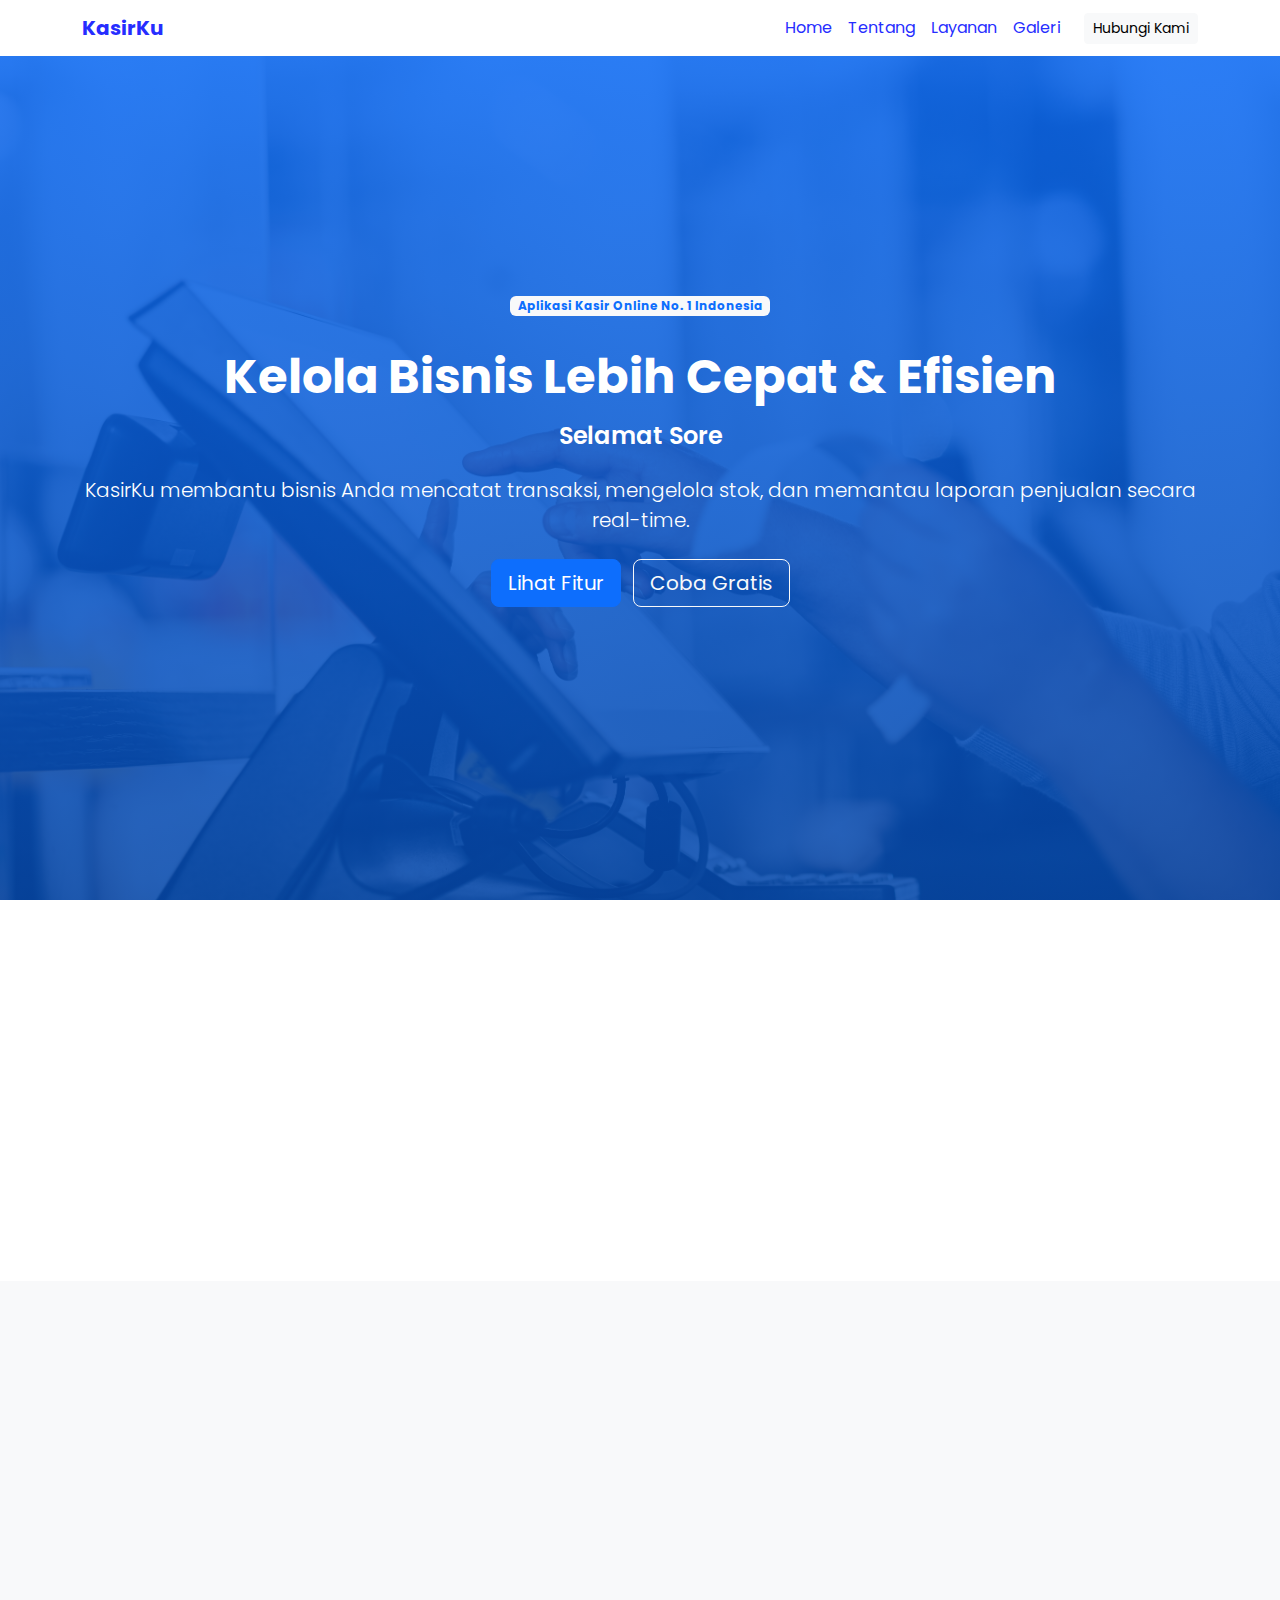
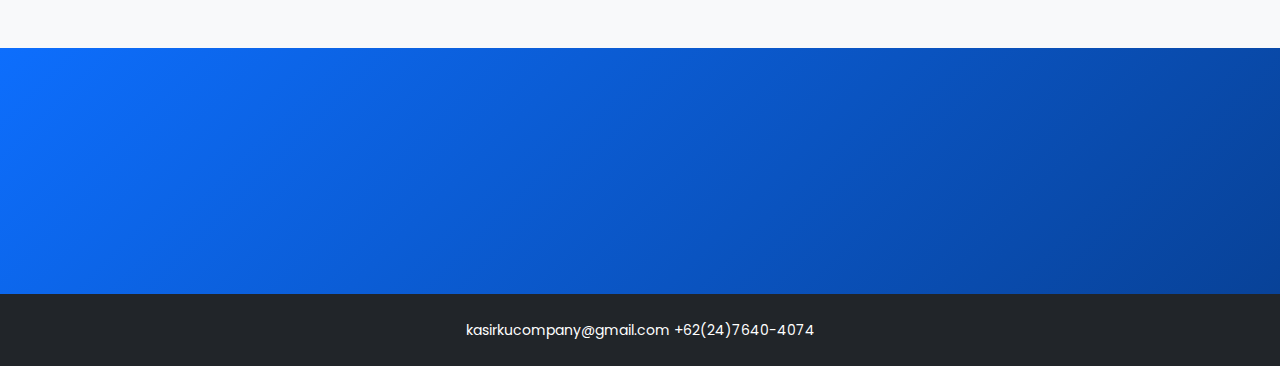
<file: index.html>
<!DOCTYPE html>
<html lang="id">
<head>
    <meta charset="UTF-8">
    <title>KasirKu | Aplikasi Kasir Online</title>
    <meta name="viewport" content="width=device-width, initial-scale=1">

    <!-- Bootstrap 5 -->
    <link href="https://cdn.jsdelivr.net/npm/bootstrap@5.3.3/dist/css/bootstrap.min.css" rel="stylesheet">

    <!-- Custom CSS -->
    <link rel="stylesheet" href="assets/css/style.css">
    <link rel="preconnect" href="https://fonts.googleapis.com">
    <link rel="preconnect" href="https://fonts.gstatic.com" crossorigin>
    <link href="https://fonts.googleapis.com/css2?family=Poppins:wght@300;400;500;600;700&display=swap" rel="stylesheet">
</head>
<body>

<!-- NAVBAR -->
<nav class="navbar navbar-expand-lg navbar-dark fixed-top">
    <div class="container">
        <a class="navbar-brand fw-bold" href="#">KasirKu</a>
        <button class="navbar-toggler" type="button" data-bs-toggle="collapse" data-bs-target="#navbarNav">
            <span class="navbar-toggler-icon"></span>
        </button>

        <div class="collapse navbar-collapse" id="navbarNav">
            <ul class="navbar-nav ms-auto align-items-lg-center">
                <li class="nav-item"><a class="nav-link active" href="index.html">Home</a></li>
                <li class="nav-item"><a class="nav-link" href="about.html">Tentang</a></li>
                <li class="nav-item"><a class="nav-link" href="services.html">Layanan</a></li>
                <li class="nav-item"><a class="nav-link" href="gallery.html">Galeri</a></li>
                <li class="nav-item">
                    <a class="btn btn-light btn-sm ms-lg-3" href="contact.html">Hubungi Kami</a>
                </li>
            </ul>
        </div>
    </div>
</nav>

<!-- HERO -->
<section class="hero d-flex align-items-center">
    <div class="container text-center text-white">
        <span class="badge bg-light text-primary mb-3    fade-in">Aplikasi Kasir Online No. 1 Indonesia</span>
        <h1 class="fw-bold display-5 mt-3 fade-in">
            Kelola Bisnis Lebih Cepat & Efisien
        </h1>
        <h4 id="greeting" class="mt-3 slide-up"></h4>
        <p class="lead mt-4 fade-in-delay">
            KasirKu membantu bisnis Anda mencatat transaksi, mengelola stok,
            dan memantau laporan penjualan secara real-time.
        </p>
        <div class="mt-4">
            <a href="services.html" class="btn btn-primary btn-lg me-2">
                Lihat Fitur
            </a>
            <a href="contact.html" class="btn btn-outline-light btn-lg">
                Coba Gratis
            </a>
        </div>
    </div>
</section>

<!-- ABOUT SHORT -->
<section class="py-5">
    <div class="container">
        <div class="row align-items-center g-5">
            <div class="col-md-6 reveal">
                <img src="assets/img/dashboard-kasir.jpg"
                     class="img-fluid rounded-4 shadow fade-in-img"
                     alt="Dashboard Kasir"
                     width="70%">
            </div>
            <div class="col-md-6 reveal">
                <h2 class="fw-bold mb-3">Solusi POS Modern</h2>
                <p>
                    KasirKu adalah platform kasir online berbasis cloud yang
                    dirancang untuk UMKM hingga bisnis menengah.
                    Sistem kami mudah digunakan, aman, dan fleksibel
                    untuk berbagai jenis usaha.
                </p>
                <ul class="list-unstyled mt-4">
                    <li class="mb-2">✅ Transaksi cepat & akurat</li>
                    <li class="mb-2">✅ Laporan real-time</li>
                    <li class="mb-2">✅ Akses dari mana saja</li>
                </ul>
            </div>
        </div>
    </div>
</section>

<!-- FEATURES -->
<section class="py-5 bg-light">
    <div class="container">
        <div class="text-center mb-5 reveal">
            <h2 class="fw-bold">Fitur Unggulan</h2>
            <p class="text-muted">
                Semua yang Anda butuhkan untuk menjalankan bisnis modern
            </p>
        </div>

        <div class="row g-4">
            <div class="col-md-4 reveal">
                <div class="card border-0 h-100 shadow-sm">
                    <div class="card-body text-center p-4">
                        <h5 class="fw-bold">Kasir Digital</h5>
                        <p class="text-muted mt-3">
                            Proses transaksi lebih cepat dan minim kesalahan.
                        </p>
                    </div>
                </div>
            </div>

            <div class="col-md-4 reveal">
                <div class="card border-0 h-100 shadow-sm">
                    <div class="card-body text-center p-4">
                        <h5 class="fw-bold">Manajemen Stok</h5>
                        <p class="text-muted mt-3">
                            Pantau ketersediaan produk secara otomatis.
                        </p>
                    </div>
                </div>
            </div>

            <div class="col-md-4 reveal">
                <div class="card border-0 h-100 shadow-sm">
                    <div class="card-body text-center p-4">
                        <h5 class="fw-bold">Laporan Penjualan</h5>
                        <p class="text-muted mt-3">
                            Data laporan lengkap untuk pengambilan keputusan.
                        </p>
                    </div>
                </div>
            </div>
        </div>
    </div>
</section>

<!-- CTA -->
<section class="py-5 text-center cta-section">
    <div class="container reveal">
        <h2 class="fw-bold text-white mb-3">
            Siap Tingkatkan Bisnis Anda?
        </h2>
        <p class="text-white-50 mb-4">
            Gunakan KasirKu sekarang dan rasakan kemudahan mengelola bisnis.
        </p>
        <a href="contact.html" class="btn btn-light btn-lg">
            Hubungi Kami
        </a>
    </div>
</section>

<!-- FOOTER -->
<footer class="bg-dark text-white text-center py-4">
    <small>kasirkucompany@gmail.com +62(24)7640-4074</small>
</footer>

<!-- Bootstrap JS -->
<script src="https://cdn.jsdelivr.net/npm/bootstrap@5.3.3/dist/js/bootstrap.bundle.min.js"></script>

<!-- Custom JS -->
<script src="assets/js/main.js"></script>
</body>
</html>
</file>
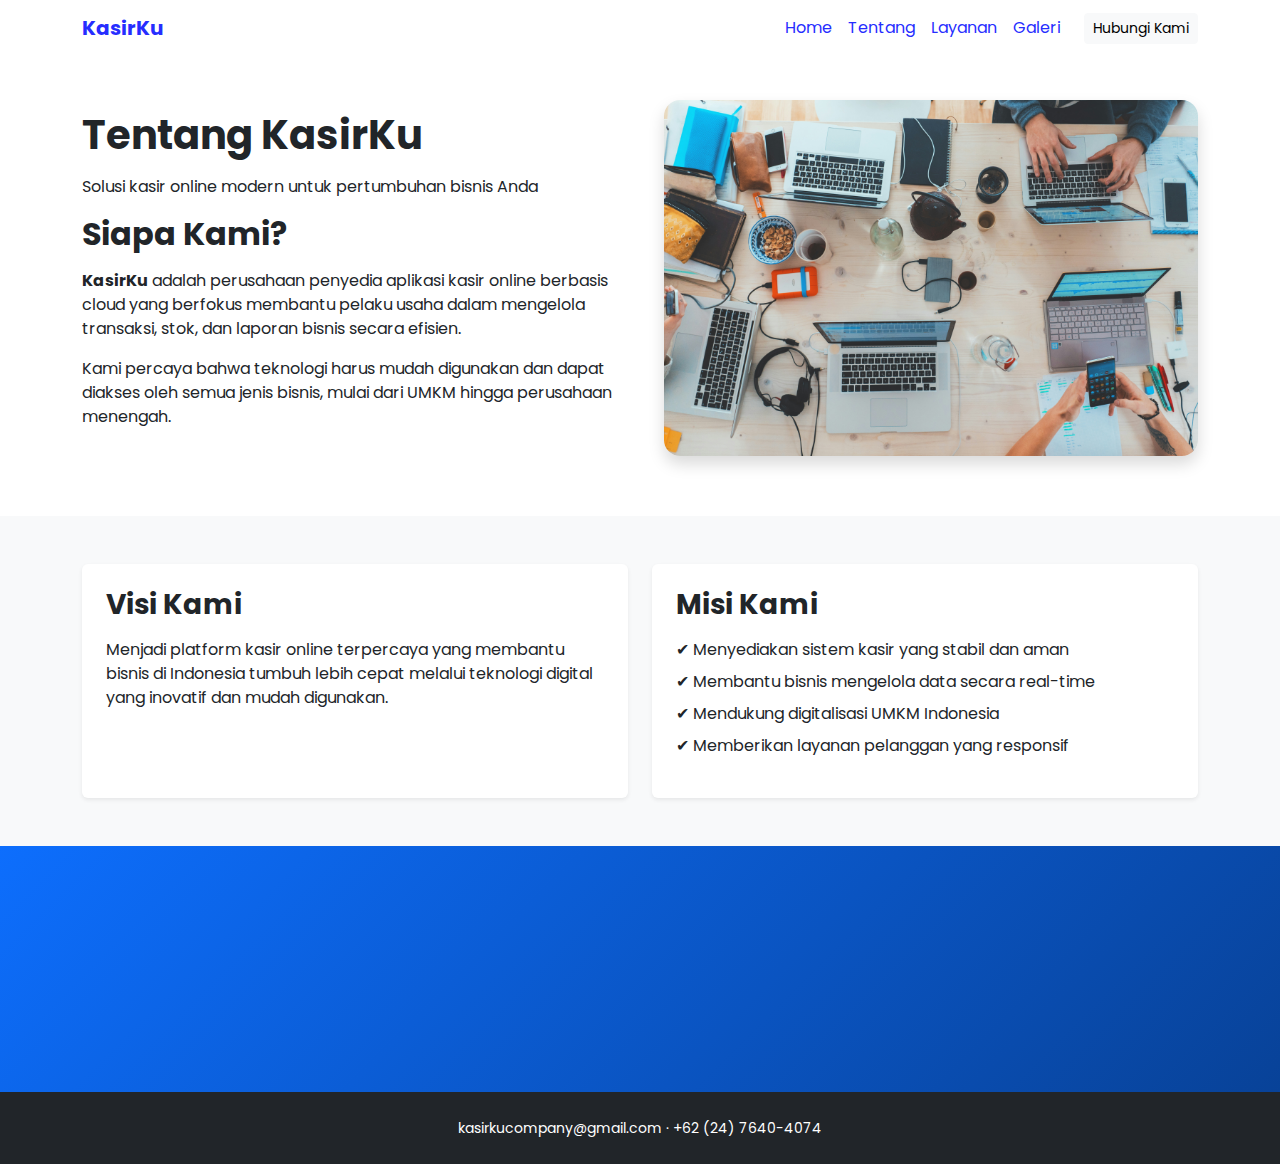
<file: about.html>
<!DOCTYPE html>
<html lang="id">
<head>
    <meta charset="UTF-8">
    <title>Tentang Kami | KasirKu</title>
    <meta name="viewport" content="width=device-width, initial-scale=1">

    <!-- Bootstrap 5 -->
    <link href="https://cdn.jsdelivr.net/npm/bootstrap@5.3.3/dist/css/bootstrap.min.css" rel="stylesheet">

    <!-- Google Font -->
    <link rel="preconnect" href="https://fonts.googleapis.com">
    <link rel="preconnect" href="https://fonts.gstatic.com" crossorigin>
    <link href="https://fonts.googleapis.com/css2?family=Poppins:wght@300;400;500;600;700&display=swap" rel="stylesheet">

    <!-- Custom CSS -->
    <link rel="stylesheet" href="assets/css/style.css">
</head>
<body>

<!-- NAVBAR -->
<nav class="navbar navbar-expand-lg navbar-dark fixed-top">
    <div class="container">
        <a class="navbar-brand fw-bold" href="index.html">KasirKu</a>
        <button class="navbar-toggler" type="button" data-bs-toggle="collapse" data-bs-target="#navbarNav">
            <span class="navbar-toggler-icon"></span>
        </button>

        <div class="collapse navbar-collapse" id="navbarNav">
            <ul class="navbar-nav ms-auto align-items-lg-center">
                <li class="nav-item"><a class="nav-link" href="index.html">Home</a></li>
                <li class="nav-item"><a class="nav-link active" href="about.html">Tentang</a></li>
                <li class="nav-item"><a class="nav-link" href="services.html">Layanan</a></li>
                <li class="nav-item"><a class="nav-link" href="gallery.html">Galeri</a></li>
                <li class="nav-item">
                    <a class="btn btn-light btn-sm ms-lg-3" href="contact.html">Hubungi Kami</a>
                </li>
            </ul>
        </div>
    </div>
</nav>


<!-- DESKRIPSI PERUSAHAAN -->
<section class="about-section">
    <div class="container">
        <div class="row align-items-center g-5">
            <div class="col-md-6 reveal">
                <h1 class="fw-bold display-6 fade-in">Tentang KasirKu</h1>
                <p class="mt-3 fade-in-delay">
                    Solusi kasir online modern untuk pertumbuhan bisnis Anda
                </p>
                <h2 class="fw-bold mb-3">Siapa Kami?</h2>
                <p>
                    <strong>KasirKu</strong> adalah perusahaan penyedia aplikasi kasir online
                    berbasis cloud yang berfokus membantu pelaku usaha dalam
                    mengelola transaksi, stok, dan laporan bisnis secara efisien.
                </p>
                <p>
                    Kami percaya bahwa teknologi harus mudah digunakan dan dapat
                    diakses oleh semua jenis bisnis, mulai dari UMKM hingga
                    perusahaan menengah.
                </p>
            </div>

            <div class="col-md-6 reveal">
                <img src="assets/img/about.jpg"
                     class="img-fluid rounded-4 shadow fade-in-img"
                     alt="Tim KasirKu">
            </div>
        </div>
    </div>
</section>

<!-- VISI & MISI -->
<section class="py-5 bg-light">
    <div class="container">
        <div class="row g-4">
            <div class="col-md-6 reveal">
                <div class="card border-0 shadow-sm h-100">
                    <div class="card-body p-4">
                        <h3 class="fw-bold mb-3">Visi Kami</h3>
                        <p>
                            Menjadi platform kasir online terpercaya yang membantu
                            bisnis di Indonesia tumbuh lebih cepat melalui
                            teknologi digital yang inovatif dan mudah digunakan.
                        </p>
                    </div>
                </div>
            </div>

            <div class="col-md-6 reveal">
                <div class="card border-0 shadow-sm h-100">
                    <div class="card-body p-4">
                        <h3 class="fw-bold mb-3">Misi Kami</h3>
                        <ul class="list-unstyled">
                            <li class="mb-2">✔ Menyediakan sistem kasir yang stabil dan aman</li>
                            <li class="mb-2">✔ Membantu bisnis mengelola data secara real-time</li>
                            <li class="mb-2">✔ Mendukung digitalisasi UMKM Indonesia</li>
                            <li class="mb-2">✔ Memberikan layanan pelanggan yang responsif</li>
                        </ul>
                    </div>
                </div>
            </div>
        </div>
    </div>
</section>

<!-- CTA -->
<section class="py-5 text-center cta-section">
    <div class="container reveal">
        <h2 class="fw-bold text-white mb-3">
            Mari Bertumbuh Bersama KasirKu
        </h2>
        <p class="text-white-50 mb-4">
            Solusi kasir online yang siap mendukung bisnis Anda.
        </p>
        <a href="contact.html" class="btn btn-light btn-lg">
            Hubungi Kami
        </a>
    </div>
</section>

<!-- FOOTER -->
<footer class="bg-dark text-white text-center py-4">
    <small>kasirkucompany@gmail.com · +62 (24) 7640-4074</small>
</footer>

<!-- Bootstrap JS -->
<script src="https://cdn.jsdelivr.net/npm/bootstrap@5.3.3/dist/js/bootstrap.bundle.min.js"></script>

<!-- Custom JS -->
<script src="assets/js/main.js"></script>
</body>
</html>
</file>
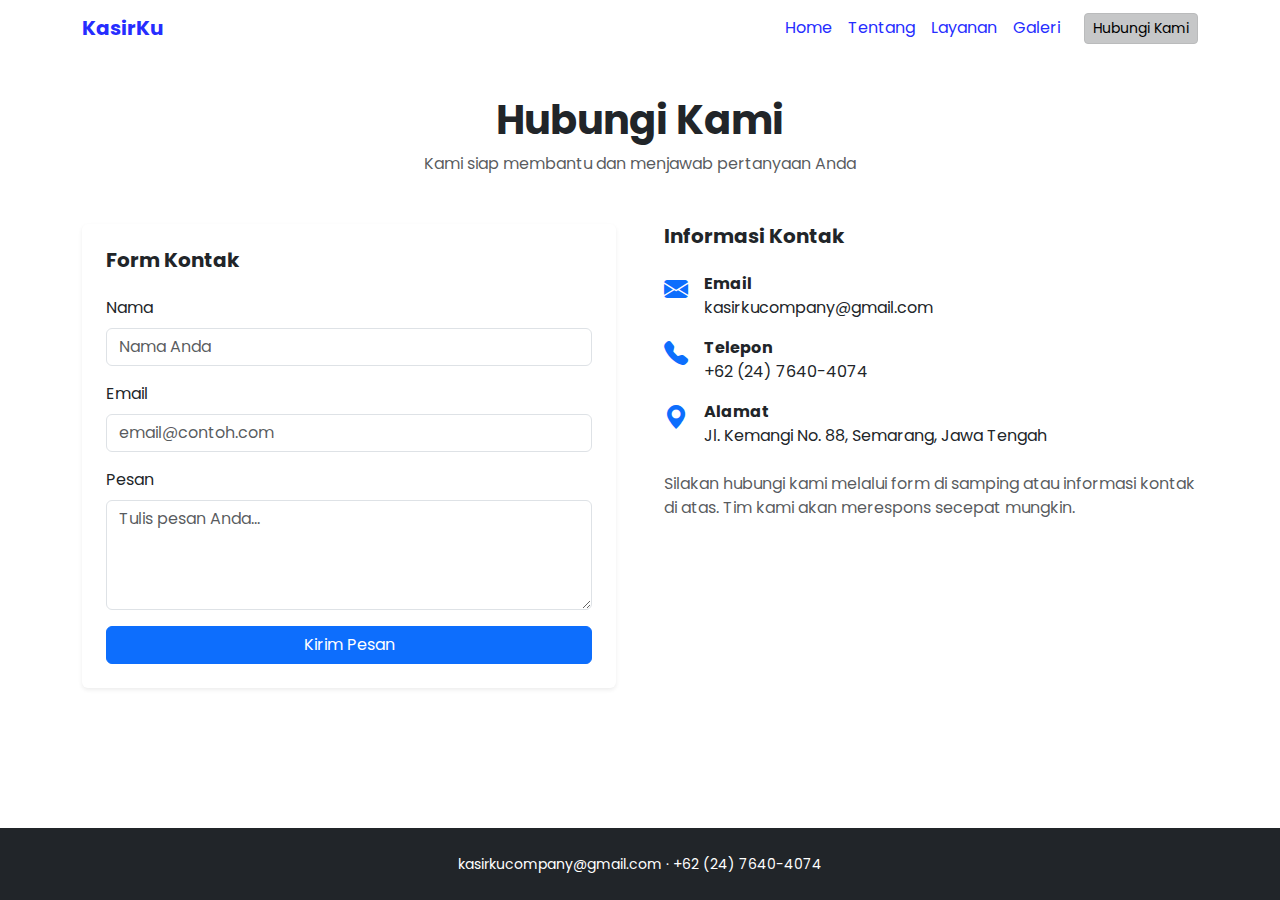
<file: contact.html>
<!DOCTYPE html>
<html lang="id">
<head>
    <meta charset="UTF-8">
    <title>Kontak | KasirKu</title>
    <meta name="viewport" content="width=device-width, initial-scale=1">

    <!-- Bootstrap 5 -->
    <link href="https://cdn.jsdelivr.net/npm/bootstrap@5.3.3/dist/css/bootstrap.min.css" rel="stylesheet">

    <!-- Google Font -->
    <link rel="preconnect" href="https://fonts.googleapis.com">
    <link rel="preconnect" href="https://fonts.gstatic.com" crossorigin>
    <link href="https://fonts.googleapis.com/css2?family=Poppins:wght@300;400;500;600;700&display=swap" rel="stylesheet">

    <!-- Bootstrap Icons -->
    <link href="https://cdn.jsdelivr.net/npm/bootstrap-icons@1.11.3/font/bootstrap-icons.css" rel="stylesheet">

    <!-- Custom CSS -->
    <link rel="stylesheet" href="assets/css/style.css">
</head>
<body>

<!-- NAVBAR -->
<nav class="navbar navbar-expand-lg navbar-dark fixed-top">
    <div class="container">
        <a class="navbar-brand fw-bold" href="index.html">KasirKu</a>
        <button class="navbar-toggler" type="button" data-bs-toggle="collapse" data-bs-target="#navbarNav">
            <span class="navbar-toggler-icon"></span>
        </button>

        <div class="collapse navbar-collapse" id="navbarNav">
            <ul class="navbar-nav ms-auto align-items-lg-center">
                <li class="nav-item"><a class="nav-link" href="index.html">Home</a></li>
                <li class="nav-item"><a class="nav-link" href="about.html">Tentang</a></li>
                <li class="nav-item"><a class="nav-link" href="services.html">Layanan</a></li>
                <li class="nav-item"><a class="nav-link" href="gallery.html">Galeri</a></li>
                <li class="nav-item">
                    <a class="btn btn-light btn-sm ms-lg-3 active" href="contact.html">Hubungi Kami</a>
                </li>
            </ul>
        </div>
    </div>
</nav>

<!-- CONTENT -->
<section class="pt-5 mt-5 pb-5 flex-fill">
    <div class="container">

        <!-- TITLE -->
        <div class="text-center mb-5 reveal">
            <h1 class="fw-bold">Hubungi Kami</h1>
            <p class="text-muted mt-2">
                Kami siap membantu dan menjawab pertanyaan Anda
            </p>
        </div>

        <div class="row g-5">

            <!-- FORM KONTAK -->
            <div class="col-md-6 reveal">
                <div class="card border-0 shadow-sm">
                    <div class="card-body p-4">
                        <h5 class="fw-bold mb-4">Form Kontak</h5>

                        <form>
                            <div class="mb-3">
                                <label class="form-label">Nama</label>
                                <input type="text" class="form-control" placeholder="Nama Anda" required>
                            </div>

                            <div class="mb-3">
                                <label class="form-label">Email</label>
                                <input type="email" class="form-control" placeholder="email@contoh.com" required>
                            </div>

                            <div class="mb-3">
                                <label class="form-label">Pesan</label>
                                <textarea class="form-control" rows="4" placeholder="Tulis pesan Anda..." required></textarea>
                            </div>

                            <button type="submit" class="btn btn-primary w-100">
                                Kirim Pesan
                            </button>
                        </form>
                    </div>
                </div>
            </div>

            <!-- INFO KONTAK -->
            <div class="col-md-6 reveal">
                <h5 class="fw-bold mb-4">Informasi Kontak</h5>

                <div class="mb-3 d-flex align-items-start">
                    <i class="bi bi-envelope-fill me-3 text-primary fs-4"></i>
                    <div>
                        <strong>Email</strong><br>
                        kasirkucompany@gmail.com
                    </div>
                </div>

                <div class="mb-3 d-flex align-items-start">
                    <i class="bi bi-telephone-fill me-3 text-primary fs-4"></i>
                    <div>
                        <strong>Telepon</strong><br>
                        +62 (24) 7640-4074
                    </div>
                </div>

                <div class="mb-3 d-flex align-items-start">
                    <i class="bi bi-geo-alt-fill me-3 text-primary fs-4"></i>
                    <div>
                        <strong>Alamat</strong><br>
                        Jl. Kemangi No. 88, Semarang, Jawa Tengah
                    </div>
                </div>

                <p class="text-muted mt-4">
                    Silakan hubungi kami melalui form di samping atau
                    informasi kontak di atas. Tim kami akan merespons
                    secepat mungkin.
                </p>
            </div>

        </div>
    </div>
</section>

<!-- FOOTER -->
<footer class="bg-dark text-white text-center py-4">
    <small>kasirkucompany@gmail.com · +62 (24) 7640-4074</small>
</footer>

<!-- Bootstrap JS -->
<script src="https://cdn.jsdelivr.net/npm/bootstrap@5.3.3/dist/js/bootstrap.bundle.min.js"></script>

<!-- Custom JS -->
<script src="assets/js/main.js"></script>
</body>
</html>
</file>
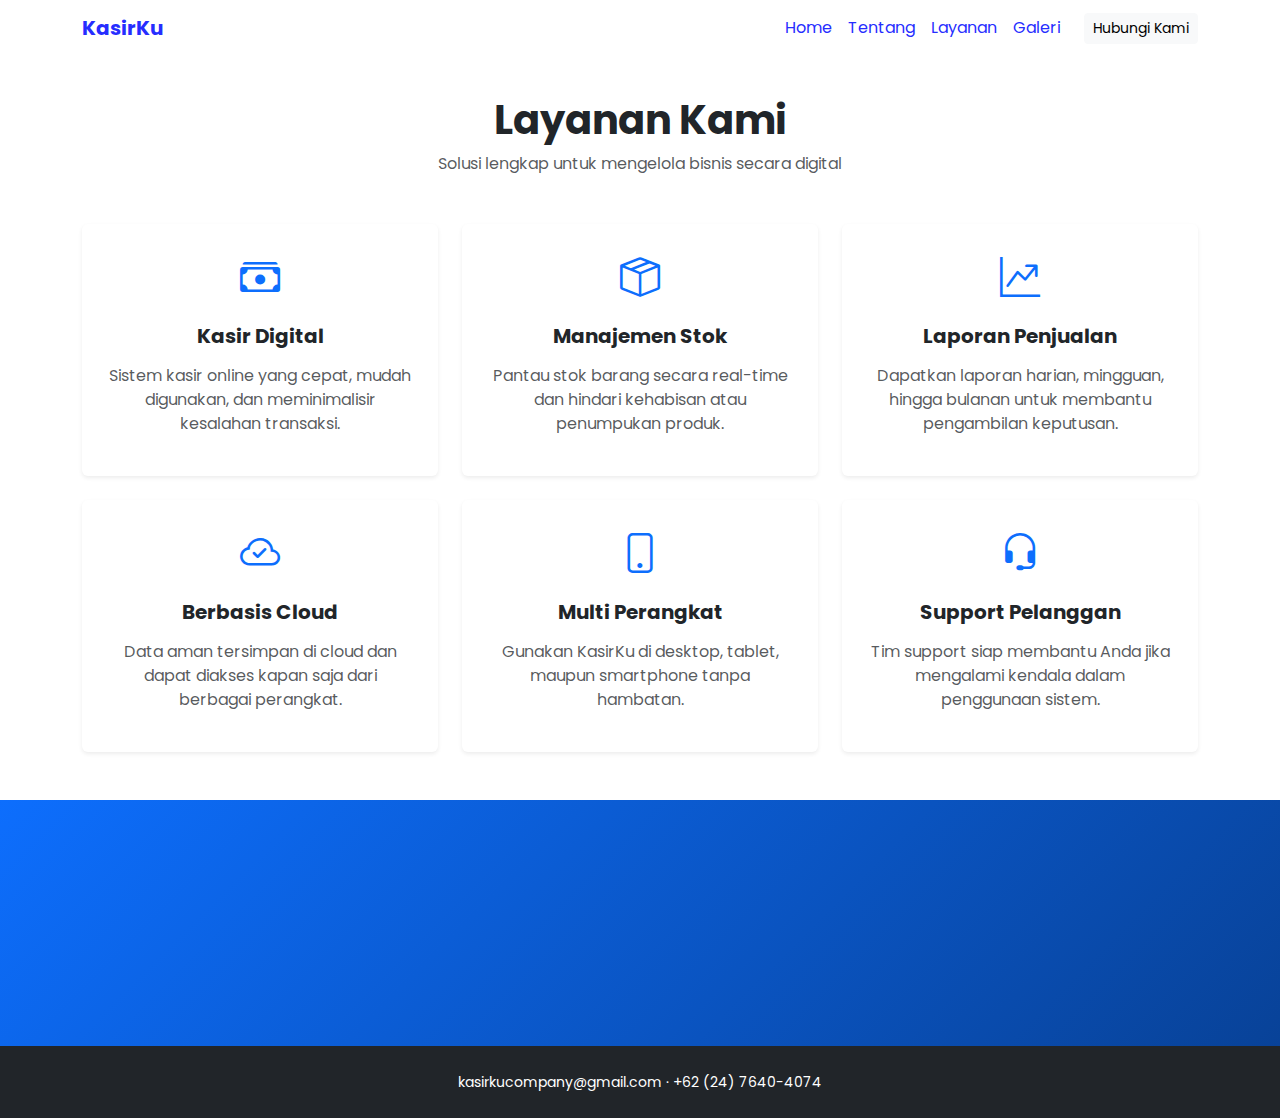
<file: services.html>
<!DOCTYPE html>
<html lang="id">
<head>
    <meta charset="UTF-8">
    <title>Layanan | KasirKu</title>
    <meta name="viewport" content="width=device-width, initial-scale=1">

    <!-- Bootstrap 5 -->
    <link href="https://cdn.jsdelivr.net/npm/bootstrap@5.3.3/dist/css/bootstrap.min.css" rel="stylesheet">

    <!-- Google Font -->
    <link rel="preconnect" href="https://fonts.googleapis.com">
    <link rel="preconnect" href="https://fonts.gstatic.com" crossorigin>
    <link href="https://fonts.googleapis.com/css2?family=Poppins:wght@300;400;500;600;700&display=swap" rel="stylesheet">

    <!-- Bootstrap Icons -->
    <link href="https://cdn.jsdelivr.net/npm/bootstrap-icons@1.11.3/font/bootstrap-icons.css" rel="stylesheet">

    <!-- Custom CSS -->
    <link rel="stylesheet" href="assets/css/style.css">
</head>
<body>

<!-- NAVBAR -->
<nav class="navbar navbar-expand-lg navbar-dark fixed-top">
    <div class="container">
        <a class="navbar-brand fw-bold" href="index.html">KasirKu</a>
        <button class="navbar-toggler" type="button" data-bs-toggle="collapse" data-bs-target="#navbarNav">
            <span class="navbar-toggler-icon"></span>
        </button>

        <div class="collapse navbar-collapse" id="navbarNav">
            <ul class="navbar-nav ms-auto align-items-lg-center">
                <li class="nav-item"><a class="nav-link" href="index.html">Home</a></li>
                <li class="nav-item"><a class="nav-link" href="about.html">Tentang</a></li>
                <li class="nav-item"><a class="nav-link active" href="services.html">Layanan</a></li>
                <li class="nav-item"><a class="nav-link" href="gallery.html">Galeri</a></li>
                <li class="nav-item">
                    <a class="btn btn-light btn-sm ms-lg-3" href="contact.html">Hubungi Kami</a>
                </li>
            </ul>
        </div>
    </div>
</nav>

<!-- CONTENT -->
<section class="pt-5 mt-5 pb-5">
    <div class="container">

        <!-- TITLE -->
        <div class="text-center mb-5 reveal">
            <h1 class="fw-bold">Layanan Kami</h1>
            <p class="text-muted mt-2">
                Solusi lengkap untuk mengelola bisnis secara digital
            </p>
        </div>

        <!-- SERVICES GRID -->
        <div class="row g-4">

            <!-- SERVICE 1 -->
            <div class="col-md-4 reveal">
                <div class="card h-100 border-0 shadow-sm text-center p-4">
                    <div class="service-icon mb-3">
                        <i class="bi bi-cash-stack"></i>
                    </div>
                    <h5 class="fw-bold">Kasir Digital</h5>
                    <p class="text-muted mt-2">
                        Sistem kasir online yang cepat, mudah digunakan,
                        dan meminimalisir kesalahan transaksi.
                    </p>
                </div>
            </div>

            <!-- SERVICE 2 -->
            <div class="col-md-4 reveal">
                <div class="card h-100 border-0 shadow-sm text-center p-4">
                    <div class="service-icon mb-3">
                        <i class="bi bi-box-seam"></i>
                    </div>
                    <h5 class="fw-bold">Manajemen Stok</h5>
                    <p class="text-muted mt-2">
                        Pantau stok barang secara real-time dan
                        hindari kehabisan atau penumpukan produk.
                    </p>
                </div>
            </div>

            <!-- SERVICE 3 -->
            <div class="col-md-4 reveal">
                <div class="card h-100 border-0 shadow-sm text-center p-4">
                    <div class="service-icon mb-3">
                        <i class="bi bi-graph-up-arrow"></i>
                    </div>
                    <h5 class="fw-bold">Laporan Penjualan</h5>
                    <p class="text-muted mt-2">
                        Dapatkan laporan harian, mingguan, hingga bulanan
                        untuk membantu pengambilan keputusan.
                    </p>
                </div>
            </div>

            <!-- SERVICE 4 -->
            <div class="col-md-4 reveal">
                <div class="card h-100 border-0 shadow-sm text-center p-4">
                    <div class="service-icon mb-3">
                        <i class="bi bi-cloud-check"></i>
                    </div>
                    <h5 class="fw-bold">Berbasis Cloud</h5>
                    <p class="text-muted mt-2">
                        Data aman tersimpan di cloud dan dapat diakses
                        kapan saja dari berbagai perangkat.
                    </p>
                </div>
            </div>

            <!-- SERVICE 5 -->
            <div class="col-md-4 reveal">
                <div class="card h-100 border-0 shadow-sm text-center p-4">
                    <div class="service-icon mb-3">
                        <i class="bi bi-phone"></i>
                    </div>
                    <h5 class="fw-bold">Multi Perangkat</h5>
                    <p class="text-muted mt-2">
                        Gunakan KasirKu di desktop, tablet, maupun
                        smartphone tanpa hambatan.
                    </p>
                </div>
            </div>

            <!-- SERVICE 6 -->
            <div class="col-md-4 reveal">
                <div class="card h-100 border-0 shadow-sm text-center p-4">
                    <div class="service-icon mb-3">
                        <i class="bi bi-headset"></i>
                    </div>
                    <h5 class="fw-bold">Support Pelanggan</h5>
                    <p class="text-muted mt-2">
                        Tim support siap membantu Anda jika mengalami
                        kendala dalam penggunaan sistem.
                    </p>
                </div>
            </div>

        </div>
    </div>
</section>

<!-- CTA -->
<section class="py-5 text-center cta-section">
    <div class="container reveal">
        <h2 class="fw-bold text-white mb-3">
            Siap Menggunakan KasirKu?
        </h2>
        <p class="text-white-50 mb-4">
            Tingkatkan efisiensi bisnis Anda dengan sistem kasir online modern.
        </p>
        <a href="contact.html" class="btn btn-light btn-lg">
            Coba Sekarang
        </a>
    </div>
</section>

<!-- FOOTER -->
<footer class="bg-dark text-white text-center py-4">
    <small>kasirkucompany@gmail.com · +62 (24) 7640-4074</small>
</footer>

<!-- Bootstrap JS -->
<script src="https://cdn.jsdelivr.net/npm/bootstrap@5.3.3/dist/js/bootstrap.bundle.min.js"></script>

<!-- Custom JS -->
<script src="assets/js/main.js"></script>
</body>
</html>
</file>
<file: assets/css/style.css>
html, body {
    height: 100%;
}

body {
    display: flex;
    flex-direction: column;
}

body {
    font-family: 'Poppins', sans-serif;
    font-weight: 400;
}

h1, h2, h3, h4, h5, h6 {
    font-weight: 600;
}

p.hero {
    color: #ffffff;
    line-height: 1.7;
}

p.body {
    color: #000000;
    line-height: 1.7;
}

/* Navbar default (awal) */
.navbar {
    background: #ffffff;
    transition: all 0.3s ease;
}

/* Warna teks saat awal */
.navbar .nav-link,
.navbar .navbar-brand {
    color: #262dff !important;
}

/* Navbar setelah scroll */
.navbar.scrolled {
    background-color: #ffffff;
    box-shadow: 0 4px 12px rgba(0,0,0,0.15);
}


/* Hero */
.hero {
    min-height: 100vh;
    background:
        linear-gradient(rgba(13,110,253,0.85), rgba(5, 74, 176, 0.85)),
        url("../img/hero-bg.jpg") center/cover no-repeat;
        animation: fadeIn 3s ease forwards;

}

.about-section {
    padding-top: 100px;
    padding-bottom: 60px;    
}


/* CTA */
.cta-section {
    background: linear-gradient(135deg, #0d6efd, #084298);
}

/* Animations */
.fade-in {
    animation: fadeIn 1s ease forwards;
}

.fade-in-delay {
    animation: fadeIn 1.5s ease forwards;
}

.fade-in-img {
    animation: fadeIn 2s ease forwards;
}


.slide-up {
    animation: slideUp 1s ease forwards;
}

.reveal {
    opacity: 0;
    transform: translateY(40px);
    transition: all 0.8s ease;
}

.reveal.active {
    opacity: 1;
    transform: translateY(0);
}


/* Hover effect */
.card {
    transition: all 0.3s ease;
}

.card:hover {
    transform: translateY(-8px);
    box-shadow: 0 12px 25px rgba(0,0,0,0.12);
}

.btn {
    transition: all 0.3s ease;
}

.btn:hover {
    transform: translateY(-2px);
}

.service-icon {
    font-size: 40px;
    color: #0d6efd;
}

.form-control:focus {
    border-color: #0d6efd;
    box-shadow: 0 0 0 0.15rem rgba(13,110,253,.25);
}

/* Keyframes */
@keyframes fadeIn {
    from { opacity: 0; }
    to { opacity: 1; }
}

@keyframes slideUp {
    from {
        opacity: 0;
        transform: translateY(20px);
    }
    to {
        opacity: 1;
        transform: translateY(0);
    }
}
</file>
